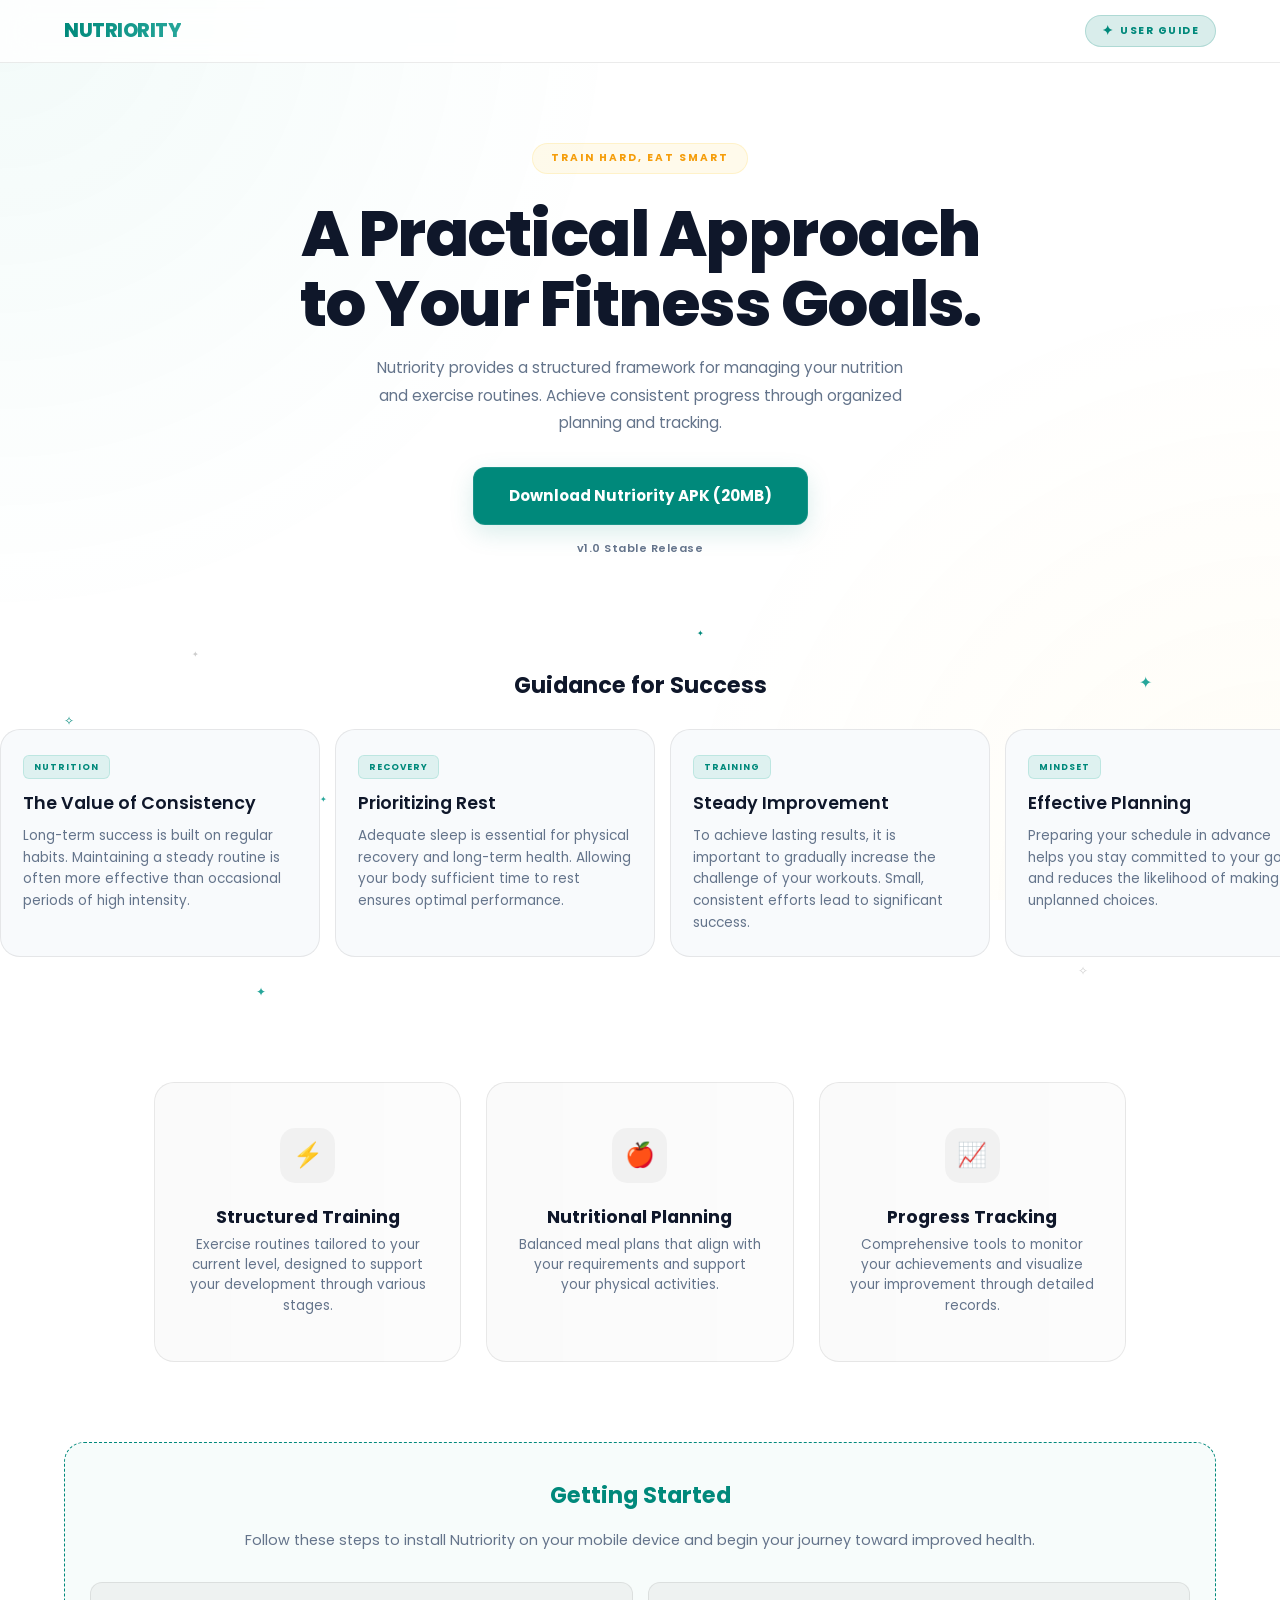
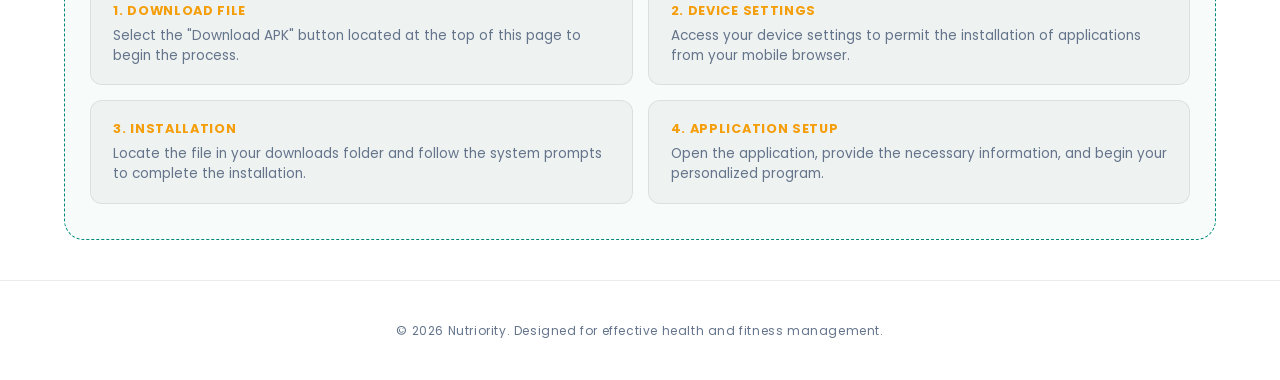
<file: index.html>
<!DOCTYPE html>
<html lang="en">
<head>
    <meta charset="UTF-8">
    <meta name="viewport" content="width=device-width, initial-scale=1.0">
    <title>Nutriority | Health Comes First</title>
    <link rel="icon" type="image/png" href="admin/assets/logo.png">
    <link href="https://fonts.googleapis.com/css2?family=Poppins:wght@300;400;500;600;700;800&display=swap" rel="stylesheet">
    <style>
        :root {
            /* Light Mode (Default) */
            --primary: #00897B;
            --primary-glow: rgba(0, 137, 123, 0.15);
            --accent: #F59E0B;
            --teal: #26a69a;
            --bg: #ffffff;
            --card-bg: #f8fafc;
            --border: rgba(0, 0, 0, 0.08);
            --text-main: #0f172a;
            --text-secondary: #64748b;
            --nav-bg: rgba(255, 255, 255, 0.8);
            --hero-glow-1: rgba(0, 167, 139, 0.05);
            --hero-glow-2: rgba(255, 193, 7, 0.04);
            --feature-bg: linear-gradient(90deg, rgba(0,0,0,0.02) 0%, rgba(0,0,0,0.01) 100%);
            --icon-bg: rgba(0, 0, 0, 0.04);
            --star-color: rgba(0, 0, 0, 0.2);
            --card-active-bg: rgba(0, 137, 123, 0.08);
        }

        @media (prefers-color-scheme: dark) {
            :root {
                --primary: #00A78B;
                --primary-glow: rgba(0, 167, 139, 0.2);
                --accent: #FFC107;
                --teal: #64ffda;
                --bg: #0A0A0A;
                --card-bg: rgba(255, 255, 255, 0.03);
                --border: rgba(255, 255, 255, 0.08);
                --text-main: #ffffff;
                --text-secondary: #94a3b8;
                --nav-bg: rgba(10, 10, 10, 0.8);
                --hero-glow-1: rgba(0, 167, 139, 0.07);
                --hero-glow-2: rgba(255, 193, 7, 0.05);
                --feature-bg: linear-gradient(90deg, rgba(255,255,255,0.05) 0%, rgba(255,255,255,0.02) 100%);
                --icon-bg: rgba(255, 255, 255, 0.03);
                --star-color: rgba(255, 255, 255, 0.4);
                --card-active-bg: rgba(0, 167, 139, 0.1);
            }
        }

        @keyframes float {
            0% { transform: translateY(0px); }
            50% { transform: translateY(-8px); }
            100% { transform: translateY(0px); }
        }

        @keyframes pulse-glow {
            0% { box-shadow: 0 0 0 0 var(--primary-glow); }
            70% { box-shadow: 0 0 0 15px rgba(0, 167, 139, 0); }
            100% { box-shadow: 0 0 0 0 rgba(0, 167, 139, 0); }
        }

        @keyframes twinkle-stars {
            0%, 100% { opacity: 0.1; transform: scale(0.6) rotate(0deg); }
            50% { opacity: 1; transform: scale(1.1) rotate(20deg); }
        }

        @keyframes scroll {
            0% { transform: translateX(0); }
            100% { transform: translateX(calc(-335px * 4)); }
        }

        * {
            margin: 0;
            padding: 0;
            box-sizing: border-box;
            font-family: 'Poppins', sans-serif;
        }

        body {
            background-color: var(--bg);
            color: var(--text-main);
            overflow-x: hidden;
            line-height: 1.6;
            transition: background-color 0.3s ease, color 0.3s ease;
        }

        /* --- Ambient Background --- */
        .glow-overlay {
            position: fixed;
            width: 100vw;
            height: 100vh;
            background:
                radial-gradient(circle at 0% 0%, var(--hero-glow-1) 0%, transparent 40%),
                radial-gradient(circle at 100% 100%, var(--hero-glow-2) 0%, transparent 40%);
            z-index: -1;
            pointer-events: none;
        }

        /* --- Navigation --- */
        nav {
            padding: 15px 5%;
            display: flex;
            justify-content: space-between;
            align-items: center;
            border-bottom: 1px solid var(--border);
            backdrop-filter: blur(15px);
            background-color: var(--nav-bg);
            position: sticky;
            top: 0;
            z-index: 1000;
        }

        .logo {
            font-weight: 800;
            font-size: 1.2rem;
            letter-spacing: -0.5px;
            background: linear-gradient(to right, var(--primary), var(--teal));
            -webkit-background-clip: text;
            -webkit-text-fill-color: transparent;
        }

        .nav-guide-btn {
            background: var(--primary-glow);
            color: var(--primary);
            padding: 6px 16px;
            border-radius: 50px;
            font-weight: 700;
            font-size: 0.65rem;
            text-transform: uppercase;
            letter-spacing: 1.5px;
            border: 1px solid rgba(0, 137, 123, 0.2);
            cursor: pointer;
            transition: all 0.3s ease;
            display: flex;
            align-items: center;
            gap: 6px;
        }

        .nav-guide-btn::before {
            content: '✦';
            font-size: 0.8rem;
        }

        .nav-guide-btn:hover {
            background: var(--primary);
            color: white;
            border-color: var(--primary);
            box-shadow: 0 4px 12px var(--primary-glow);
            transform: translateY(-1px);
        }

        /* --- Hero Section --- */
        .hero {
            padding: 80px 5% 50px;
            text-align: center;
        }

        .motto {
            display: inline-block;
            padding: 6px 18px;
            background: rgba(255, 193, 7, 0.08);
            color: var(--accent);
            border-radius: 50px;
            font-size: 0.65rem;
            font-weight: 700;
            text-transform: uppercase;
            letter-spacing: 2px;
            margin-bottom: 25px;
            border: 1px solid rgba(255, 193, 7, 0.15);
            animation: float 4s ease-in-out infinite;
        }

        h1 {
            font-size: clamp(2.2rem, 10vw, 4rem);
            line-height: 1.1;
            margin-bottom: 15px;
            font-weight: 800;
            letter-spacing: -1.5px;
        }

        .hero p {
            color: var(--text-secondary);
            max-width: 550px;
            margin: 0 auto 30px;
            font-size: 0.95rem;
            padding: 0 10px;
            line-height: 1.8;
        }

        .cta-btn {
            background: linear-gradient(135deg, var(--primary), #00897B);
            color: white;
            padding: 16px 35px;
            border-radius: 12px;
            text-decoration: none;
            font-weight: 700;
            font-size: 0.95rem;
            transition: 0.4s cubic-bezier(0.175, 0.885, 0.32, 1.275);
            display: inline-block;
            box-shadow: 0 8px 25px var(--primary-glow);
            border: 1px solid rgba(255,255,255,0.1);
            animation: pulse-glow 2s infinite;
        }

        .cta-btn:hover {
            transform: translateY(-3px);
            animation: none;
        }

        .version-text {
            display: block;
            margin-top: 15px;
            font-size: 0.7rem;
            color: var(--text-secondary);
            font-weight: 600;
            letter-spacing: 0.5px;
        }

        /* --- User Guide Modal --- */
        .modal-overlay {
            position: fixed;
            top: 0;
            left: 0;
            width: 100%;
            height: 100%;
            background: rgba(0, 0, 0, 0.85);
            backdrop-filter: blur(10px);
            display: none;
            justify-content: center;
            align-items: center;
            z-index: 2000;
            padding: 20px;
        }

        .modal-overlay.active {
            display: flex;
        }

        .modal-content {
            background: var(--bg);
            width: 100%;
            max-width: 500px;
            border-radius: 25px;
            position: relative;
            overflow: hidden;
            border: 1px solid var(--border);
            box-shadow: 0 25px 50px -12px rgba(0, 0, 0, 0.5);
        }

        .modal-header {
            padding: 20px;
            display: flex;
            justify-content: space-between;
            align-items: center;
            border-bottom: 1px solid var(--border);
        }

        .modal-header h2 {
            font-size: 1.2rem;
            font-weight: 700;
        }

        .close-modal {
            background: var(--icon-bg);
            border: none;
            width: 35px;
            height: 35px;
            border-radius: 50%;
            cursor: pointer;
            display: flex;
            align-items: center;
            justify-content: center;
            color: var(--text-main);
            font-size: 1.2rem;
            transition: 0.3s;
        }

        .close-modal:hover {
            background: rgba(255, 0, 0, 0.1);
            color: #ff4444;
        }

        .guide-gallery {
            display: flex;
            overflow-x: auto;
            scroll-snap-type: x mandatory;
            scroll-behavior: smooth;
            -webkit-overflow-scrolling: touch;
            padding: 20px;
            gap: 20px;
        }

        .guide-gallery::-webkit-scrollbar {
            height: 6px;
        }

        .guide-gallery::-webkit-scrollbar-thumb {
            background: var(--primary);
            border-radius: 10px;
        }

        .guide-slide {
            flex: 0 0 100%;
            scroll-snap-align: center;
            display: flex;
            flex-direction: column;
            align-items: center;
            text-align: center;
        }

        .guide-slide img {
            width: 100%;
            border-radius: 15px;
            object-fit: contain;
            margin-bottom: 15px;
            background: var(--icon-bg);
            height: 500px;
        }

        .guide-slide p {
            font-size: 0.9rem;
            color: var(--text-secondary);
            padding: 0 10px 10px;
        }

        .swipe-hint {
            padding: 10px;
            text-align: center;
            font-size: 0.75rem;
            color: var(--primary);
            font-weight: 600;
            text-transform: uppercase;
            letter-spacing: 1px;
        }

        /* --- Tips Carousel --- */
        .carousel-section {
            position: relative;
            padding: 40px 0;
            overflow: hidden;
        }

        .section-header {
            text-align: center;
            margin-top: 20px;
            padding: 0 5%;
        }

        .carousel-container {
            padding: 25px 0;
            display: flex;
            position: relative;
            width: 100%;
        }

        .carousel-track {
            display: flex;
            gap: 15px;
            animation: scroll 30s linear infinite;
            width: max-content;
            transition: transform 0.5s ease;
        }

        .carousel-track.paused {
            animation-play-state: paused;
        }

        @media (hover: hover) {
            .carousel-container:hover .carousel-track:not(.paused) {
                animation-play-state: paused;
            }
        }

        .tip-card {
            background: var(--card-bg);
            border: 1px solid var(--border);
            padding: 22px;
            border-radius: 20px;
            width: 320px;
            flex-shrink: 0;
            transition: all 0.4s cubic-bezier(0.175, 0.885, 0.32, 1.275);
            backdrop-filter: blur(5px);
            position: relative;
            z-index: 2;
            cursor: pointer;
        }

        .tip-card.active {
            border-color: var(--primary);
            background: var(--card-active-bg);
            transform: scale(1.05);
            z-index: 10;
            box-shadow: 0 0 30px var(--primary-glow);
        }

        .tip-tag {
            display: inline-block;
            padding: 4px 10px;
            background: rgba(0, 167, 139, 0.1);
            color: var(--primary);
            border-radius: 6px;
            font-size: 0.55rem;
            font-weight: 700;
            text-transform: uppercase;
            letter-spacing: 1px;
            margin-bottom: 10px;
            border: 1px solid rgba(0, 167, 139, 0.15);
        }

        .tip-card h3 {
            margin-bottom: 8px;
            font-size: 1.1rem;
            font-weight: 600;
        }

        .tip-card p {
            font-size: 0.85rem;
            color: var(--text-secondary);
            line-height: 1.6;
        }

        /* Shimmering Stars Styling */
        .shimmer-star {
            position: absolute;
            font-size: 12px;
            color: var(--star-color);
            animation: twinkle-stars 3s infinite ease-in-out;
            pointer-events: none;
            z-index: 1;
            user-select: none;
        }

        .shimmer-star.green { color: var(--primary); }
        .shimmer-star.teal { color: var(--teal); }
        .shimmer-star.small { font-size: 8px; }
        .shimmer-star.large { font-size: 16px; }

        /* --- Features Grid (Steady) --- */
        .grid {
            display: flex;
            flex-direction: column;
            gap: 15px;
            padding: 60px 5% 80px;
            max-width: 600px;
            margin: 0 auto;
        }

        .feature-item {
            display: flex;
            align-items: center;
            padding: 22px 25px;
            background: var(--feature-bg);
            border-radius: 20px;
            border: 1px solid var(--border);
            text-align: left;
            transition: all 0.3s ease;
            gap: 20px;
        }

        .feature-item:hover {
            border-color: var(--primary);
            background: rgba(0, 167, 139, 0.05);
            transform: translateX(5px);
        }

        .icon-wrapper {
            flex-shrink: 0;
            width: 55px;
            height: 55px;
            display: flex;
            align-items: center;
            justify-content: center;
            border-radius: 15px;
            background: var(--icon-bg);
            border: none;
            font-size: 1.5rem;
        }

        .feature-text h3 {
            font-size: 1.1rem;
            font-weight: 700;
            margin-bottom: 4px;
        }

        .feature-text p {
            font-size: 0.85rem;
            color: var(--text-secondary);
            line-height: 1.5;
        }

        /* --- Installation Instruction --- */
        .install-instruction {
            background: rgba(0, 167, 139, 0.03);
            border: 1px dashed var(--primary);
            border-radius: 20px;
            padding: 35px 25px;
            margin: 0 5% 40px;
            text-align: center;
        }

        .install-instruction h2 {
            margin-bottom: 15px;
            font-size: 1.4rem;
            font-weight: 700;
            color: var(--primary);
        }

        .install-instruction > p {
            font-size: 0.9rem;
            color: var(--text-secondary);
            margin-bottom: 30px;
            line-height: 1.6;
        }

        .install-steps {
            display: flex;
            flex-direction: column;
            gap: 12px;
            text-align: left;
        }

        .install-step-item {
            padding: 18px 22px;
            background: var(--icon-bg);
            border-radius: 12px;
            border: 1px solid var(--border);
            display: flex;
            flex-direction: column;
        }

        .install-step-item b {
            color: var(--accent);
            display: block;
            margin-bottom: 4px;
            font-size: 0.8rem;
            text-transform: uppercase;
            letter-spacing: 0.7px;
        }

        .install-step-item p {
            font-size: 0.85rem;
            line-height: 1.5;
            color: var(--text-secondary);
        }

        footer {
            padding: 40px 5%;
            text-align: center;
            border-top: 1px solid var(--border);
            font-size: 0.75rem;
            color: var(--text-secondary);
            letter-spacing: 0.6px;
        }

        @media (min-width: 769px) {
            .grid {
                flex-direction: row;
                max-width: 1100px;
                gap: 25px;
            }
            .feature-item {
                flex-direction: column;
                text-align: center;
                flex: 1;
                padding: 45px 30px;
            }
            .install-steps {
                display: grid;
                grid-template-columns: repeat(2, 1fr);
                gap: 15px;
            }
        }
    </style>
</head>
<body>

<div class="glow-overlay"></div>

<nav>
    <div class="logo">NUTRIORITY</div>
    <button id="openGuide" class="nav-guide-btn">User Guide</button>
</nav>

<header class="hero">
    <span class="motto">Train Hard, Eat Smart</span>
    <h1>A Practical Approach<br>to Your Fitness Goals.</h1>
    <p>Nutriority provides a structured framework for managing your nutrition and exercise routines. Achieve consistent progress through organized planning and tracking.</p>
    <a href="https://github.com/Nutriority/Installer/releases/download/v1.0.0/Nutriority.apk" class="cta-btn">Download Nutriority APK (20MB)</a>
    <div class="version-text">v1.0 Stable Release</div>
</header>

<section class="carousel-section">
    <div class="section-header">
        <h2 style="font-weight: 700; font-size: 1.4rem;">Guidance for Success</h2>
    </div>

    <!-- Shimmering Star Field around Carousel -->
    <span class="shimmer-star small" style="top: 10%; left: 15%; animation-delay: 0.1s;">✦</span>
    <span class="shimmer-star green" style="top: 25%; left: 5%; animation-delay: 0.7s;">✧</span>
    <span class="shimmer-star large teal" style="top: 15%; right: 10%; animation-delay: 1.2s;">✦</span>
    <span class="shimmer-star small" style="top: 35%; right: 5%; animation-delay: 0.3s;">✧</span>
    <span class="shimmer-star green small" style="bottom: 20%; left: 10%; animation-delay: 2.1s;">✦</span>
    <span class="shimmer-star" style="bottom: 10%; right: 15%; animation-delay: 0.9s;">✧</span>
    <span class="shimmer-star teal" style="bottom: 5%; left: 20%; animation-delay: 1.5s;">✦</span>
    <span class="shimmer-star large" style="top: 50%; right: 2%; animation-delay: 0.5s;">✧</span>
    <span class="shimmer-star small teal" style="top: 45%; left: 25%; animation-delay: 1.8s;">✦</span>
    <span class="shimmer-star green" style="top: 60%; left: 2%; animation-delay: 1.3s;">✧</span>
    <span class="shimmer-star small" style="top: 55%; right: 20%; animation-delay: 2.5s;">✦</span>
    <span class="shimmer-star teal small" style="bottom: 15%; right: 35%; animation-delay: 0.4s;">✧</span>
    <span class="shimmer-star green small" style="top: 5%; right: 45%; animation-delay: 1.1s;">✦</span>
    <span class="shimmer-star small" style="bottom: 40%; left: 30%; animation-delay: 0.6s;">✧</span>
    <span class="shimmer-star teal" style="top: 75%; right: 10%; animation-delay: 1.7s;">✦</span>
    
    <div class="carousel-container">
        <div class="carousel-track">
            <!-- Set 1 -->
            <div class="tip-card">
                <span class="tip-tag">Nutrition</span>
                <h3>The Value of Consistency</h3>
                <p>Long-term success is built on regular habits. Maintaining a steady routine is often more effective than occasional periods of high intensity.</p>
            </div>
            <div class="tip-card">
                <span class="tip-tag">Recovery</span>
                <h3>Prioritizing Rest</h3>
                <p>Adequate sleep is essential for physical recovery and long-term health. Allowing your body sufficient time to rest ensures optimal performance.</p>
            </div>
            <div class="tip-card">
                <span class="tip-tag">Training</span>
                <h3>Steady Improvement</h3>
                <p>To achieve lasting results, it is important to gradually increase the challenge of your workouts. Small, consistent efforts lead to significant success.</p>
            </div>
            <div class="tip-card">
                <span class="tip-tag">Mindset</span>
                <h3>Effective Planning</h3>
                <p>Preparing your schedule in advance helps you stay committed to your goals and reduces the likelihood of making unplanned choices.</p>
            </div>
            <!-- Set 2 -->
            <div class="tip-card">
                <span class="tip-tag">Nutrition</span>
                <h3>The Value of Consistency</h3>
                <p>Long-term success is built on regular habits. Maintaining a steady routine is often more effective than occasional periods of high intensity.</p>
            </div>
            <div class="tip-card">
                <span class="tip-tag">Recovery</span>
                <h3>Prioritizing Rest</h3>
                <p>Adequate sleep is essential for physical recovery and long-term health. Allowing your body sufficient time to rest ensures optimal performance.</p>
            </div>
            <div class="tip-card">
                <span class="tip-tag">Training</span>
                <h3>Steady Improvement</h3>
                <p>To achieve lasting results, it is important to gradually increase the challenge of your workouts. Small, consistent efforts lead to significant success.</p>
            </div>
            <div class="tip-card">
                <span class="tip-tag">Mindset</span>
                <h3>Effective Planning</h3>
                <p>Preparing your schedule in advance helps you stay committed to your goals and reduces the likelihood of making unplanned choices.</p>
            </div>
        </div>
    </div>
</section>

<main class="grid">
    <div class="feature-item">
        <div class="icon-wrapper">
            <span>⚡</span>
        </div>
        <div class="feature-text">
            <h3>Structured Training</h3>
            <p>Exercise routines tailored to your current level, designed to support your development through various stages.</p>
        </div>
    </div>

    <div class="feature-item">
        <div class="icon-wrapper">
            <span>🍎</span>
        </div>
        <div class="feature-text">
            <h3>Nutritional Planning</h3>
            <p>Balanced meal plans that align with your requirements and support your physical activities.</p>
        </div>
    </div>

    <div class="feature-item">
        <div class="icon-wrapper">
            <span>📈</span>
        </div>
        <div class="feature-text">
            <h3>Progress Tracking</h3>
            <p>Comprehensive tools to monitor your achievements and visualize your improvement through detailed records.</p>
        </div>
    </div>
</main>

<section class="install-instruction">
    <h2>Getting Started</h2>
    <p>Follow these steps to install Nutriority on your mobile device and begin your journey toward improved health.</p>
    
    <div class="install-steps">
        <div class="install-step-item">
            <b>1. Download File</b>
            <p>Select the "Download APK" button located at the top of this page to begin the process.</p>
        </div>
        <div class="install-step-item">
            <b>2. Device Settings</b>
            <p>Access your device settings to permit the installation of applications from your mobile browser.</p>
        </div>
        <div class="install-step-item">
            <b>3. Installation</b>
            <p>Locate the file in your downloads folder and follow the system prompts to complete the installation.</p>
        </div>
        <div class="install-step-item">
            <b>4. Application Setup</b>
            <p>Open the application, provide the necessary information, and begin your personalized program.</p>
        </div>
    </div>
</section>

<footer>
    <p>&copy; 2026 Nutriority. Designed for effective health and fitness management.</p>
</footer>

<!-- User Guide Modal Structure -->
<div class="modal-overlay" id="guideModal">
    <div class="modal-content">
        <div class="modal-header">
            <h2>User Guide</h2>
            <button class="close-modal" id="closeGuide">&times;</button>
        </div>
        <div class="guide-gallery">
            <!-- Slide 1: Login -->
            <div class="guide-slide">
                <img src="admin/assets/login-page.jpg" alt="Login Page">
                <p>Access your account to stay on track with your fitness goals.</p>
            </div>
            <!-- Slide 2: Home -->
            <div class="guide-slide">
                <img src="admin/assets/home-page.jpg" alt="Home Page">
                <p>Get a quick overview of your journey and upcoming tasks.</p>
            </div>
            <!-- Slide 3: Workout -->
            <div class="guide-slide">
                <img src="admin/assets/workout-page.jpg" alt="Workout Page">
                <p>Discover and follow structured workout plans tailored for you.</p>
            </div>
            <!-- Slide 4: Meal -->
            <div class="guide-slide">
                <img src="admin/assets/meal-page.jpg" alt="Meal Page">
                <p>Plan and track your nutrition with balanced meal recommendations.</p>
            </div>
            <!-- Slide 5: Profile -->
            <div class="guide-slide">
                <img src="admin/assets/profile-page.jpg" alt="Profile Page">
                <p>Manage your personal data and monitor your overall progress.</p>
            </div>
        </div>
        <div class="swipe-hint">Swipe to see more &rarr;</div>
    </div>
</div>

<script>
    // User Guide Modal Logic
    const openBtn = document.getElementById('openGuide');
    const closeBtn = document.getElementById('closeGuide');
    const modal = document.getElementById('guideModal');

    openBtn.addEventListener('click', () => {
        modal.classList.add('active');
        document.body.style.overflow = 'hidden';
    });

    closeBtn.addEventListener('click', () => {
        modal.classList.remove('active');
        document.body.style.overflow = '';
    });

    modal.addEventListener('click', (e) => {
        if (e.target === modal) {
            modal.classList.remove('active');
            document.body.style.overflow = '';
        }
    });

    // Handle card clicks for highlighting and pausing carousel
    document.querySelectorAll('.tip-card').forEach(card => {
        card.addEventListener('click', (e) => {
            const track = document.querySelector('.carousel-track');
            const isActive = card.classList.contains('active');
            
            document.querySelectorAll('.tip-card').forEach(c => c.classList.remove('active'));
            track.classList.remove('paused');

            if (!isActive) {
                card.classList.add('active');
                track.classList.add('paused');
            }
        });
    });
</script>

</body>
</html>
</file>
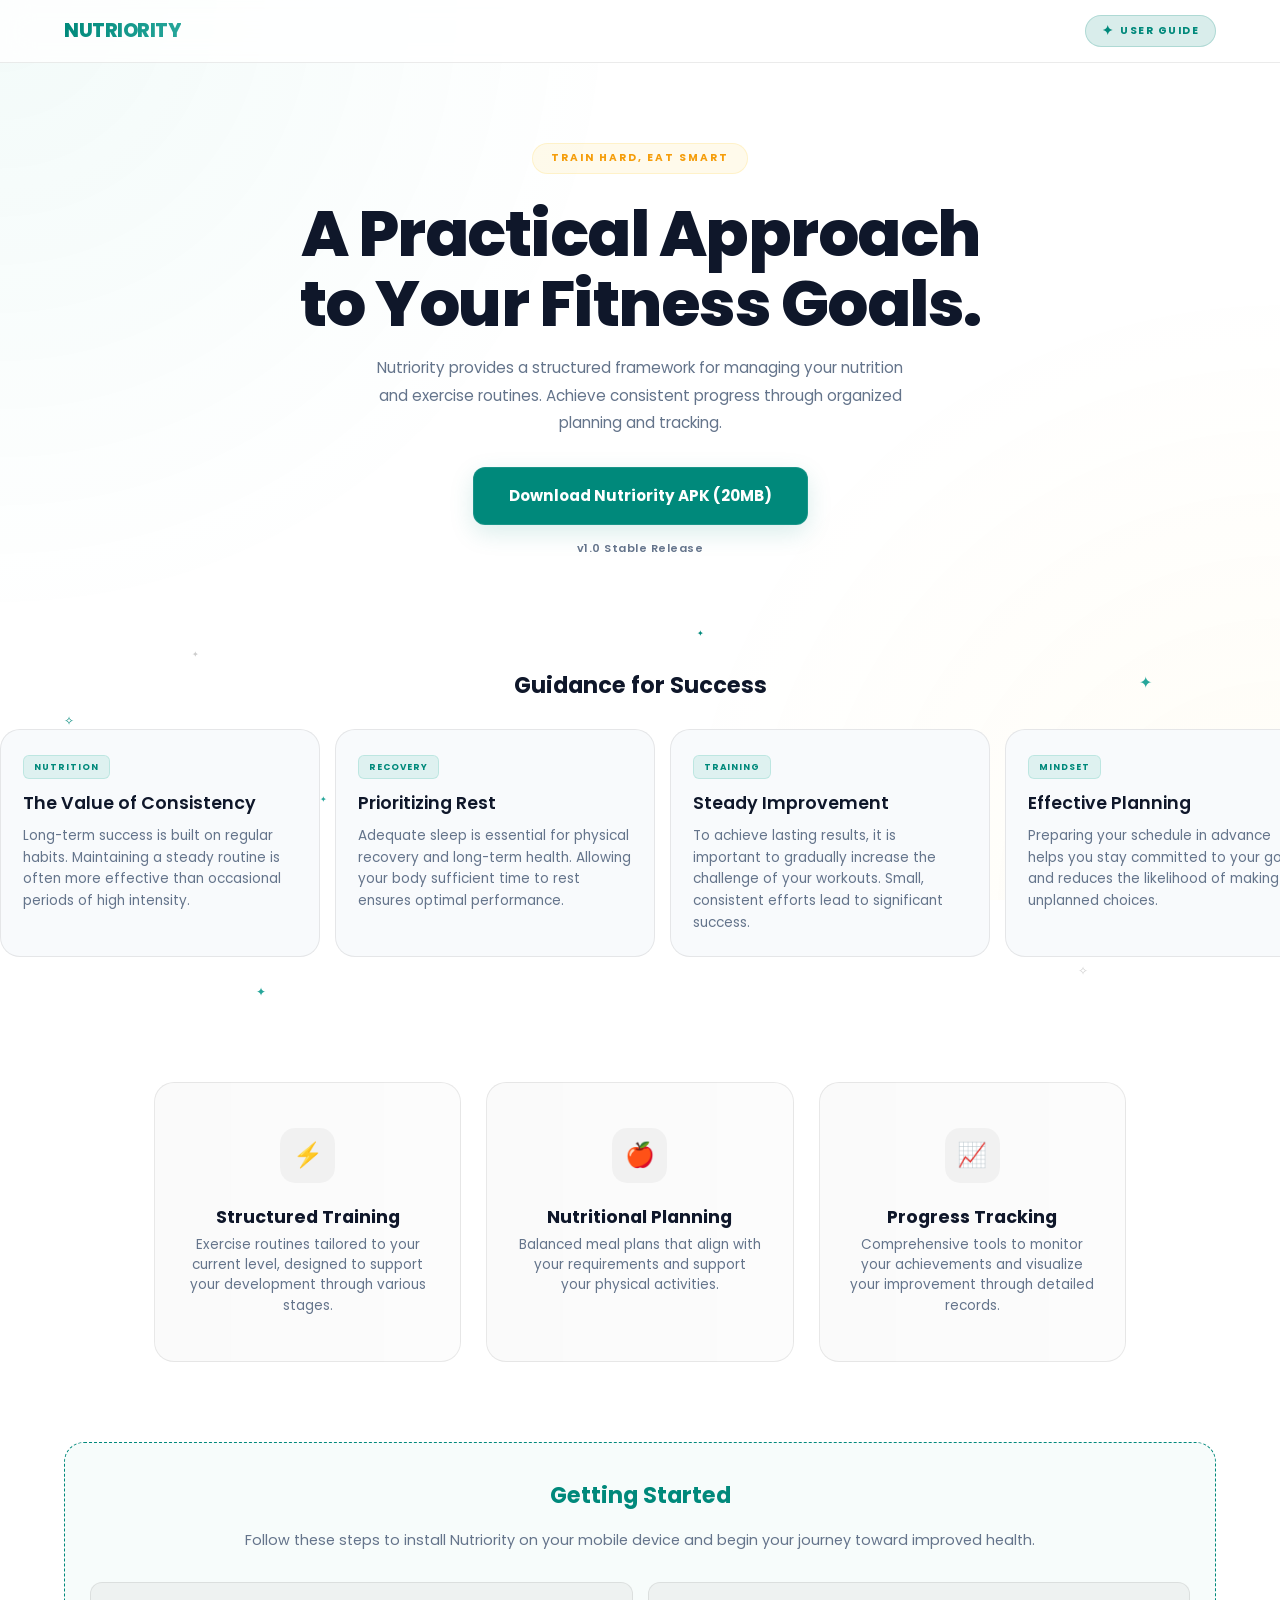
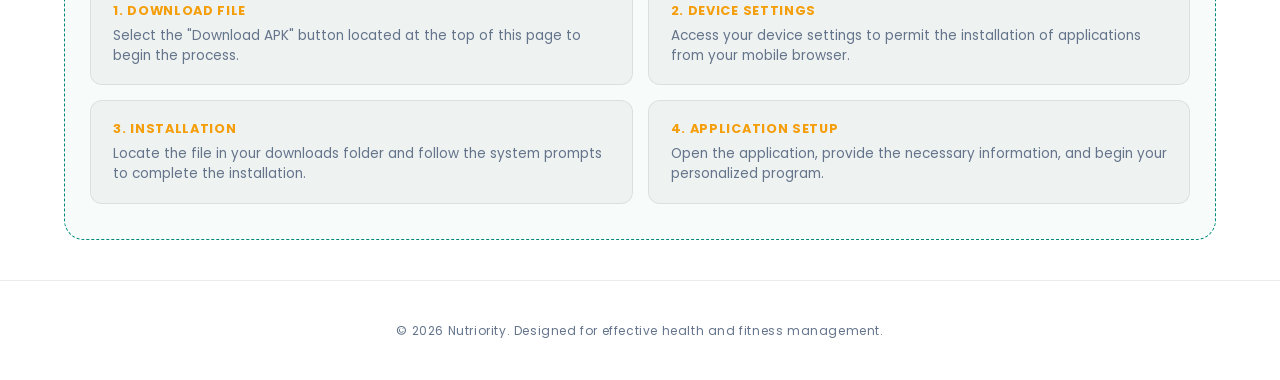
<file: admin/index.html>
<!DOCTYPE html>
<html lang="en">
<head>
    <meta charset="UTF-8">
    <meta name="viewport" content="width=device-width, initial-scale=1.0">
    <title>Nutriority | Health Comes First</title>
    <link rel="icon" type="image/png" href="assets/logo.png">
    <link href="https://fonts.googleapis.com/css2?family=Poppins:wght@300;400;500;600;700;800&display=swap" rel="stylesheet">
    <style>
        :root {
            /* Light Mode (Default) */
            --primary: #00897B;
            --primary-glow: rgba(0, 137, 123, 0.15);
            --accent: #F59E0B;
            --teal: #26a69a;
            --bg: #ffffff;
            --card-bg: #f8fafc;
            --border: rgba(0, 0, 0, 0.08);
            --text-main: #0f172a;
            --text-secondary: #64748b;
            --nav-bg: rgba(255, 255, 255, 0.8);
            --hero-glow-1: rgba(0, 167, 139, 0.05);
            --hero-glow-2: rgba(255, 193, 7, 0.04);
            --feature-bg: linear-gradient(90deg, rgba(0,0,0,0.02) 0%, rgba(0,0,0,0.01) 100%);
            --icon-bg: rgba(0, 0, 0, 0.04);
            --star-color: rgba(0, 0, 0, 0.2);
            --card-active-bg: rgba(0, 137, 123, 0.08);
        }

        @media (prefers-color-scheme: dark) {
            :root {
                --primary: #00A78B;
                --primary-glow: rgba(0, 167, 139, 0.2);
                --accent: #FFC107;
                --teal: #64ffda;
                --bg: #0A0A0A;
                --card-bg: rgba(255, 255, 255, 0.03);
                --border: rgba(255, 255, 255, 0.08);
                --text-main: #ffffff;
                --text-secondary: #94a3b8;
                --nav-bg: rgba(10, 10, 10, 0.8);
                --hero-glow-1: rgba(0, 167, 139, 0.07);
                --hero-glow-2: rgba(255, 193, 7, 0.05);
                --feature-bg: linear-gradient(90deg, rgba(255,255,255,0.05) 0%, rgba(255,255,255,0.02) 100%);
                --icon-bg: rgba(255, 255, 255, 0.03);
                --star-color: rgba(255, 255, 255, 0.4);
                --card-active-bg: rgba(0, 167, 139, 0.1);
            }
        }

        @keyframes float {
            0% { transform: translateY(0px); }
            50% { transform: translateY(-8px); }
            100% { transform: translateY(0px); }
        }

        @keyframes pulse-glow {
            0% { box-shadow: 0 0 0 0 var(--primary-glow); }
            70% { box-shadow: 0 0 0 15px rgba(0, 167, 139, 0); }
            100% { box-shadow: 0 0 0 0 rgba(0, 167, 139, 0); }
        }

        @keyframes twinkle-stars {
            0%, 100% { opacity: 0.1; transform: scale(0.6) rotate(0deg); }
            50% { opacity: 1; transform: scale(1.1) rotate(20deg); }
        }

        @keyframes scroll {
            0% { transform: translateX(0); }
            100% { transform: translateX(calc(-335px * 4)); }
        }

        * {
            margin: 0;
            padding: 0;
            box-sizing: border-box;
            font-family: 'Poppins', sans-serif;
        }

        body {
            background-color: var(--bg);
            color: var(--text-main);
            overflow-x: hidden;
            line-height: 1.6;
            transition: background-color 0.3s ease, color 0.3s ease;
        }

        /* --- Ambient Background --- */
        .glow-overlay {
            position: fixed;
            width: 100vw;
            height: 100vh;
            background:
                radial-gradient(circle at 0% 0%, var(--hero-glow-1) 0%, transparent 40%),
                radial-gradient(circle at 100% 100%, var(--hero-glow-2) 0%, transparent 40%);
            z-index: -1;
            pointer-events: none;
        }

        /* --- Navigation --- */
        nav {
            padding: 15px 5%;
            display: flex;
            justify-content: space-between;
            align-items: center;
            border-bottom: 1px solid var(--border);
            backdrop-filter: blur(15px);
            background-color: var(--nav-bg);
            position: sticky;
            top: 0;
            z-index: 1000;
        }

        .logo {
            font-weight: 800;
            font-size: 1.2rem;
            letter-spacing: -0.5px;
            background: linear-gradient(to right, var(--primary), var(--teal));
            -webkit-background-clip: text;
            -webkit-text-fill-color: transparent;
        }

        .nav-guide-btn {
            background: var(--primary-glow);
            color: var(--primary);
            padding: 6px 16px;
            border-radius: 50px;
            font-weight: 700;
            font-size: 0.65rem;
            text-transform: uppercase;
            letter-spacing: 1.5px;
            border: 1px solid rgba(0, 137, 123, 0.2);
            cursor: pointer;
            transition: all 0.3s ease;
            display: flex;
            align-items: center;
            gap: 6px;
        }

        .nav-guide-btn::before {
            content: '✦';
            font-size: 0.8rem;
        }

        .nav-guide-btn:hover {
            background: var(--primary);
            color: white;
            border-color: var(--primary);
            box-shadow: 0 4px 12px var(--primary-glow);
            transform: translateY(-1px);
        }

        /* --- Hero Section --- */
        .hero {
            padding: 80px 5% 50px;
            text-align: center;
        }

        .motto {
            display: inline-block;
            padding: 6px 18px;
            background: rgba(255, 193, 7, 0.08);
            color: var(--accent);
            border-radius: 50px;
            font-size: 0.65rem;
            font-weight: 700;
            text-transform: uppercase;
            letter-spacing: 2px;
            margin-bottom: 25px;
            border: 1px solid rgba(255, 193, 7, 0.15);
            animation: float 4s ease-in-out infinite;
        }

        h1 {
            font-size: clamp(2.2rem, 10vw, 4rem);
            line-height: 1.1;
            margin-bottom: 15px;
            font-weight: 800;
            letter-spacing: -1.5px;
        }

        .hero p {
            color: var(--text-secondary);
            max-width: 550px;
            margin: 0 auto 30px;
            font-size: 0.95rem;
            padding: 0 10px;
            line-height: 1.8;
        }

        .cta-btn {
            background: linear-gradient(135deg, var(--primary), #00897B);
            color: white;
            padding: 16px 35px;
            border-radius: 12px;
            text-decoration: none;
            font-weight: 700;
            font-size: 0.95rem;
            transition: 0.4s cubic-bezier(0.175, 0.885, 0.32, 1.275);
            display: inline-block;
            box-shadow: 0 8px 25px var(--primary-glow);
            border: 1px solid rgba(255,255,255,0.1);
            animation: pulse-glow 2s infinite;
        }

        .cta-btn:hover {
            transform: translateY(-3px);
            animation: none;
        }

        .version-text {
            display: block;
            margin-top: 15px;
            font-size: 0.7rem;
            color: var(--text-secondary);
            font-weight: 600;
            letter-spacing: 0.5px;
        }

        /* --- User Guide Modal --- */
        .modal-overlay {
            position: fixed;
            top: 0;
            left: 0;
            width: 100%;
            height: 100%;
            background: rgba(0, 0, 0, 0.85);
            backdrop-filter: blur(10px);
            display: none;
            justify-content: center;
            align-items: center;
            z-index: 2000;
            padding: 20px;
        }

        .modal-overlay.active {
            display: flex;
        }

        .modal-content {
            background: var(--bg);
            width: 100%;
            max-width: 500px;
            border-radius: 25px;
            position: relative;
            overflow: hidden;
            border: 1px solid var(--border);
            box-shadow: 0 25px 50px -12px rgba(0, 0, 0, 0.5);
        }

        .modal-header {
            padding: 20px;
            display: flex;
            justify-content: space-between;
            align-items: center;
            border-bottom: 1px solid var(--border);
        }

        .modal-header h2 {
            font-size: 1.2rem;
            font-weight: 700;
        }

        .close-modal {
            background: var(--icon-bg);
            border: none;
            width: 35px;
            height: 35px;
            border-radius: 50%;
            cursor: pointer;
            display: flex;
            align-items: center;
            justify-content: center;
            color: var(--text-main);
            font-size: 1.2rem;
            transition: 0.3s;
        }

        .close-modal:hover {
            background: rgba(255, 0, 0, 0.1);
            color: #ff4444;
        }

        .guide-gallery {
            display: flex;
            overflow-x: auto;
            scroll-snap-type: x mandatory;
            scroll-behavior: smooth;
            -webkit-overflow-scrolling: touch;
            padding: 20px;
            gap: 20px;
        }

        .guide-gallery::-webkit-scrollbar {
            height: 6px;
        }

        .guide-gallery::-webkit-scrollbar-thumb {
            background: var(--primary);
            border-radius: 10px;
        }

        .guide-slide {
            flex: 0 0 100%;
            scroll-snap-align: center;
            display: flex;
            flex-direction: column;
            align-items: center;
            text-align: center;
        }

        .guide-slide img {
            width: 100%;
            border-radius: 15px;
            object-fit: contain;
            margin-bottom: 15px;
            background: var(--icon-bg);
            height: 500px;
        }

        .guide-slide p {
            font-size: 0.9rem;
            color: var(--text-secondary);
            padding: 0 10px 10px;
        }

        .swipe-hint {
            padding: 10px;
            text-align: center;
            font-size: 0.75rem;
            color: var(--primary);
            font-weight: 600;
            text-transform: uppercase;
            letter-spacing: 1px;
        }

        /* --- Tips Carousel --- */
        .carousel-section {
            position: relative;
            padding: 40px 0;
            overflow: hidden;
        }

        .section-header {
            text-align: center;
            margin-top: 20px;
            padding: 0 5%;
        }

        .carousel-container {
            padding: 25px 0;
            display: flex;
            position: relative;
            width: 100%;
        }

        .carousel-track {
            display: flex;
            gap: 15px;
            animation: scroll 30s linear infinite;
            width: max-content;
            transition: transform 0.5s ease;
        }

        .carousel-track.paused {
            animation-play-state: paused;
        }

        @media (hover: hover) {
            .carousel-container:hover .carousel-track:not(.paused) {
                animation-play-state: paused;
            }
        }

        .tip-card {
            background: var(--card-bg);
            border: 1px solid var(--border);
            padding: 22px;
            border-radius: 20px;
            width: 320px;
            flex-shrink: 0;
            transition: all 0.4s cubic-bezier(0.175, 0.885, 0.32, 1.275);
            backdrop-filter: blur(5px);
            position: relative;
            z-index: 2;
            cursor: pointer;
        }

        .tip-card.active {
            border-color: var(--primary);
            background: var(--card-active-bg);
            transform: scale(1.05);
            z-index: 10;
            box-shadow: 0 0 30px var(--primary-glow);
        }

        .tip-tag {
            display: inline-block;
            padding: 4px 10px;
            background: rgba(0, 167, 139, 0.1);
            color: var(--primary);
            border-radius: 6px;
            font-size: 0.55rem;
            font-weight: 700;
            text-transform: uppercase;
            letter-spacing: 1px;
            margin-bottom: 10px;
            border: 1px solid rgba(0, 167, 139, 0.15);
        }

        .tip-card h3 {
            margin-bottom: 8px;
            font-size: 1.1rem;
            font-weight: 600;
        }

        .tip-card p {
            font-size: 0.85rem;
            color: var(--text-secondary);
            line-height: 1.6;
        }

        /* Shimmering Stars Styling */
        .shimmer-star {
            position: absolute;
            font-size: 12px;
            color: var(--star-color);
            animation: twinkle-stars 3s infinite ease-in-out;
            pointer-events: none;
            z-index: 1;
            user-select: none;
        }

        .shimmer-star.green { color: var(--primary); }
        .shimmer-star.teal { color: var(--teal); }
        .shimmer-star.small { font-size: 8px; }
        .shimmer-star.large { font-size: 16px; }

        /* --- Features Grid (Steady) --- */
        .grid {
            display: flex;
            flex-direction: column;
            gap: 15px;
            padding: 60px 5% 80px;
            max-width: 600px;
            margin: 0 auto;
        }

        .feature-item {
            display: flex;
            align-items: center;
            padding: 22px 25px;
            background: var(--feature-bg);
            border-radius: 20px;
            border: 1px solid var(--border);
            text-align: left;
            transition: all 0.3s ease;
            gap: 20px;
        }

        .feature-item:hover {
            border-color: var(--primary);
            background: rgba(0, 167, 139, 0.05);
            transform: translateX(5px);
        }

        .icon-wrapper {
            flex-shrink: 0;
            width: 55px;
            height: 55px;
            display: flex;
            align-items: center;
            justify-content: center;
            border-radius: 15px;
            background: var(--icon-bg);
            border: none;
            font-size: 1.5rem;
        }

        .feature-text h3 {
            font-size: 1.1rem;
            font-weight: 700;
            margin-bottom: 4px;
        }

        .feature-text p {
            font-size: 0.85rem;
            color: var(--text-secondary);
            line-height: 1.5;
        }

        /* --- Installation Instruction --- */
        .install-instruction {
            background: rgba(0, 167, 139, 0.03);
            border: 1px dashed var(--primary);
            border-radius: 20px;
            padding: 35px 25px;
            margin: 0 5% 40px;
            text-align: center;
        }

        .install-instruction h2 {
            margin-bottom: 15px;
            font-size: 1.4rem;
            font-weight: 700;
            color: var(--primary);
        }

        .install-instruction > p {
            font-size: 0.9rem;
            color: var(--text-secondary);
            margin-bottom: 30px;
            line-height: 1.6;
        }

        .install-steps {
            display: flex;
            flex-direction: column;
            gap: 12px;
            text-align: left;
        }

        .install-step-item {
            padding: 18px 22px;
            background: var(--icon-bg);
            border-radius: 12px;
            border: 1px solid var(--border);
            display: flex;
            flex-direction: column;
        }

        .install-step-item b {
            color: var(--accent);
            display: block;
            margin-bottom: 4px;
            font-size: 0.8rem;
            text-transform: uppercase;
            letter-spacing: 0.7px;
        }

        .install-step-item p {
            font-size: 0.85rem;
            line-height: 1.5;
            color: var(--text-secondary);
        }

        footer {
            padding: 40px 5%;
            text-align: center;
            border-top: 1px solid var(--border);
            font-size: 0.75rem;
            color: var(--text-secondary);
            letter-spacing: 0.6px;
        }

        @media (min-width: 769px) {
            .grid {
                flex-direction: row;
                max-width: 1100px;
                gap: 25px;
            }
            .feature-item {
                flex-direction: column;
                text-align: center;
                flex: 1;
                padding: 45px 30px;
            }
            .install-steps {
                display: grid;
                grid-template-columns: repeat(2, 1fr);
                gap: 15px;
            }
        }
    </style>
</head>
<body>

<div class="glow-overlay"></div>

<nav>
    <div class="logo">NUTRIORITY</div>
    <button id="openGuide" class="nav-guide-btn">User Guide</button>
</nav>

<header class="hero">
    <span class="motto">Train Hard, Eat Smart</span>
    <h1>A Practical Approach<br>to Your Fitness Goals.</h1>
    <p>Nutriority provides a structured framework for managing your nutrition and exercise routines. Achieve consistent progress through organized planning and tracking.</p>
    <a href="https://github.com/Nutriority/Installer/releases/download/v1.0.0/Nutriority.apk" class="cta-btn">Download Nutriority APK (20MB)</a>
    <div class="version-text">v1.0 Stable Release</div>
</header>

<section class="carousel-section">
    <div class="section-header">
        <h2 style="font-weight: 700; font-size: 1.4rem;">Guidance for Success</h2>
    </div>

    <!-- Shimmering Star Field around Carousel -->
    <span class="shimmer-star small" style="top: 10%; left: 15%; animation-delay: 0.1s;">✦</span>
    <span class="shimmer-star green" style="top: 25%; left: 5%; animation-delay: 0.7s;">✧</span>
    <span class="shimmer-star large teal" style="top: 15%; right: 10%; animation-delay: 1.2s;">✦</span>
    <span class="shimmer-star small" style="top: 35%; right: 5%; animation-delay: 0.3s;">✧</span>
    <span class="shimmer-star green small" style="bottom: 20%; left: 10%; animation-delay: 2.1s;">✦</span>
    <span class="shimmer-star" style="bottom: 10%; right: 15%; animation-delay: 0.9s;">✧</span>
    <span class="shimmer-star teal" style="bottom: 5%; left: 20%; animation-delay: 1.5s;">✦</span>
    <span class="shimmer-star large" style="top: 50%; right: 2%; animation-delay: 0.5s;">✧</span>
    <span class="shimmer-star small teal" style="top: 45%; left: 25%; animation-delay: 1.8s;">✦</span>
    <span class="shimmer-star green" style="top: 60%; left: 2%; animation-delay: 1.3s;">✧</span>
    <span class="shimmer-star small" style="top: 55%; right: 20%; animation-delay: 2.5s;">✦</span>
    <span class="shimmer-star teal small" style="bottom: 15%; right: 35%; animation-delay: 0.4s;">✧</span>
    <span class="shimmer-star green small" style="top: 5%; right: 45%; animation-delay: 1.1s;">✦</span>
    <span class="shimmer-star small" style="bottom: 40%; left: 30%; animation-delay: 0.6s;">✧</span>
    <span class="shimmer-star teal" style="top: 75%; right: 10%; animation-delay: 1.7s;">✦</span>
    
    <div class="carousel-container">
        <div class="carousel-track">
            <!-- Set 1 -->
            <div class="tip-card">
                <span class="tip-tag">Nutrition</span>
                <h3>The Value of Consistency</h3>
                <p>Long-term success is built on regular habits. Maintaining a steady routine is often more effective than occasional periods of high intensity.</p>
            </div>
            <div class="tip-card">
                <span class="tip-tag">Recovery</span>
                <h3>Prioritizing Rest</h3>
                <p>Adequate sleep is essential for physical recovery and long-term health. Allowing your body sufficient time to rest ensures optimal performance.</p>
            </div>
            <div class="tip-card">
                <span class="tip-tag">Training</span>
                <h3>Steady Improvement</h3>
                <p>To achieve lasting results, it is important to gradually increase the challenge of your workouts. Small, consistent efforts lead to significant success.</p>
            </div>
            <div class="tip-card">
                <span class="tip-tag">Mindset</span>
                <h3>Effective Planning</h3>
                <p>Preparing your schedule in advance helps you stay committed to your goals and reduces the likelihood of making unplanned choices.</p>
            </div>
            <!-- Set 2 -->
            <div class="tip-card">
                <span class="tip-tag">Nutrition</span>
                <h3>The Value of Consistency</h3>
                <p>Long-term success is built on regular habits. Maintaining a steady routine is often more effective than occasional periods of high intensity.</p>
            </div>
            <div class="tip-card">
                <span class="tip-tag">Recovery</span>
                <h3>Prioritizing Rest</h3>
                <p>Adequate sleep is essential for physical recovery and long-term health. Allowing your body sufficient time to rest ensures optimal performance.</p>
            </div>
            <div class="tip-card">
                <span class="tip-tag">Training</span>
                <h3>Steady Improvement</h3>
                <p>To achieve lasting results, it is important to gradually increase the challenge of your workouts. Small, consistent efforts lead to significant success.</p>
            </div>
            <div class="tip-card">
                <span class="tip-tag">Mindset</span>
                <h3>Effective Planning</h3>
                <p>Preparing your schedule in advance helps you stay committed to your goals and reduces the likelihood of making unplanned choices.</p>
            </div>
        </div>
    </div>
</section>

<main class="grid">
    <div class="feature-item">
        <div class="icon-wrapper">
            <span>⚡</span>
        </div>
        <div class="feature-text">
            <h3>Structured Training</h3>
            <p>Exercise routines tailored to your current level, designed to support your development through various stages.</p>
        </div>
    </div>

    <div class="feature-item">
        <div class="icon-wrapper">
            <span>🍎</span>
        </div>
        <div class="feature-text">
            <h3>Nutritional Planning</h3>
            <p>Balanced meal plans that align with your requirements and support your physical activities.</p>
        </div>
    </div>

    <div class="feature-item">
        <div class="icon-wrapper">
            <span>📈</span>
        </div>
        <div class="feature-text">
            <h3>Progress Tracking</h3>
            <p>Comprehensive tools to monitor your achievements and visualize your improvement through detailed records.</p>
        </div>
    </div>
</main>

<section class="install-instruction">
    <h2>Getting Started</h2>
    <p>Follow these steps to install Nutriority on your mobile device and begin your journey toward improved health.</p>
    
    <div class="install-steps">
        <div class="install-step-item">
            <b>1. Download File</b>
            <p>Select the "Download APK" button located at the top of this page to begin the process.</p>
        </div>
        <div class="install-step-item">
            <b>2. Device Settings</b>
            <p>Access your device settings to permit the installation of applications from your mobile browser.</p>
        </div>
        <div class="install-step-item">
            <b>3. Installation</b>
            <p>Locate the file in your downloads folder and follow the system prompts to complete the installation.</p>
        </div>
        <div class="install-step-item">
            <b>4. Application Setup</b>
            <p>Open the application, provide the necessary information, and begin your personalized program.</p>
        </div>
    </div>
</section>

<footer>
    <p>&copy; 2026 Nutriority. Designed for effective health and fitness management.</p>
</footer>

<!-- User Guide Modal Structure -->
<div class="modal-overlay" id="guideModal">
    <div class="modal-content">
        <div class="modal-header">
            <h2>User Guide</h2>
            <button class="close-modal" id="closeGuide">&times;</button>
        </div>
        <div class="guide-gallery">
            <!-- Slide 1: Login -->
            <div class="guide-slide">
                <img src="assets/login-page.jpg" alt="Login Page">
                <p>Access your account to stay on track with your fitness goals.</p>
            </div>
            <!-- Slide 2: Home -->
            <div class="guide-slide">
                <img src="assets/home-page.jpg" alt="Home Page">
                <p>Get a quick overview of your journey and upcoming tasks.</p>
            </div>
            <!-- Slide 3: Workout -->
            <div class="guide-slide">
                <img src="assets/workout-page.jpg" alt="Workout Page">
                <p>Discover and follow structured workout plans tailored for you.</p>
            </div>
            <!-- Slide 4: Meal -->
            <div class="guide-slide">
                <img src="assets/meal-page.jpg" alt="Meal Page">
                <p>Plan and track your nutrition with balanced meal recommendations.</p>
            </div>
            <!-- Slide 5: Profile -->
            <div class="guide-slide">
                <img src="assets/profile-page.jpg" alt="Profile Page">
                <p>Manage your personal data and monitor your overall progress.</p>
            </div>
        </div>
        <div class="swipe-hint">Swipe to see more &rarr;</div>
    </div>
</div>

<script>
    // User Guide Modal Logic
    const openBtn = document.getElementById('openGuide');
    const closeBtn = document.getElementById('closeGuide');
    const modal = document.getElementById('guideModal');

    openBtn.addEventListener('click', () => {
        modal.classList.add('active');
        document.body.style.overflow = 'hidden';
    });

    closeBtn.addEventListener('click', () => {
        modal.classList.remove('active');
        document.body.style.overflow = '';
    });

    modal.addEventListener('click', (e) => {
        if (e.target === modal) {
            modal.classList.remove('active');
            document.body.style.overflow = '';
        }
    });

    // Handle card clicks for highlighting and pausing carousel
    document.querySelectorAll('.tip-card').forEach(card => {
        card.addEventListener('click', (e) => {
            const track = document.querySelector('.carousel-track');
            const isActive = card.classList.contains('active');
            
            document.querySelectorAll('.tip-card').forEach(c => c.classList.remove('active'));
            track.classList.remove('paused');

            if (!isActive) {
                card.classList.add('active');
                track.classList.add('paused');
            }
        });
    });
</script>

</body>
</html>
</file>
